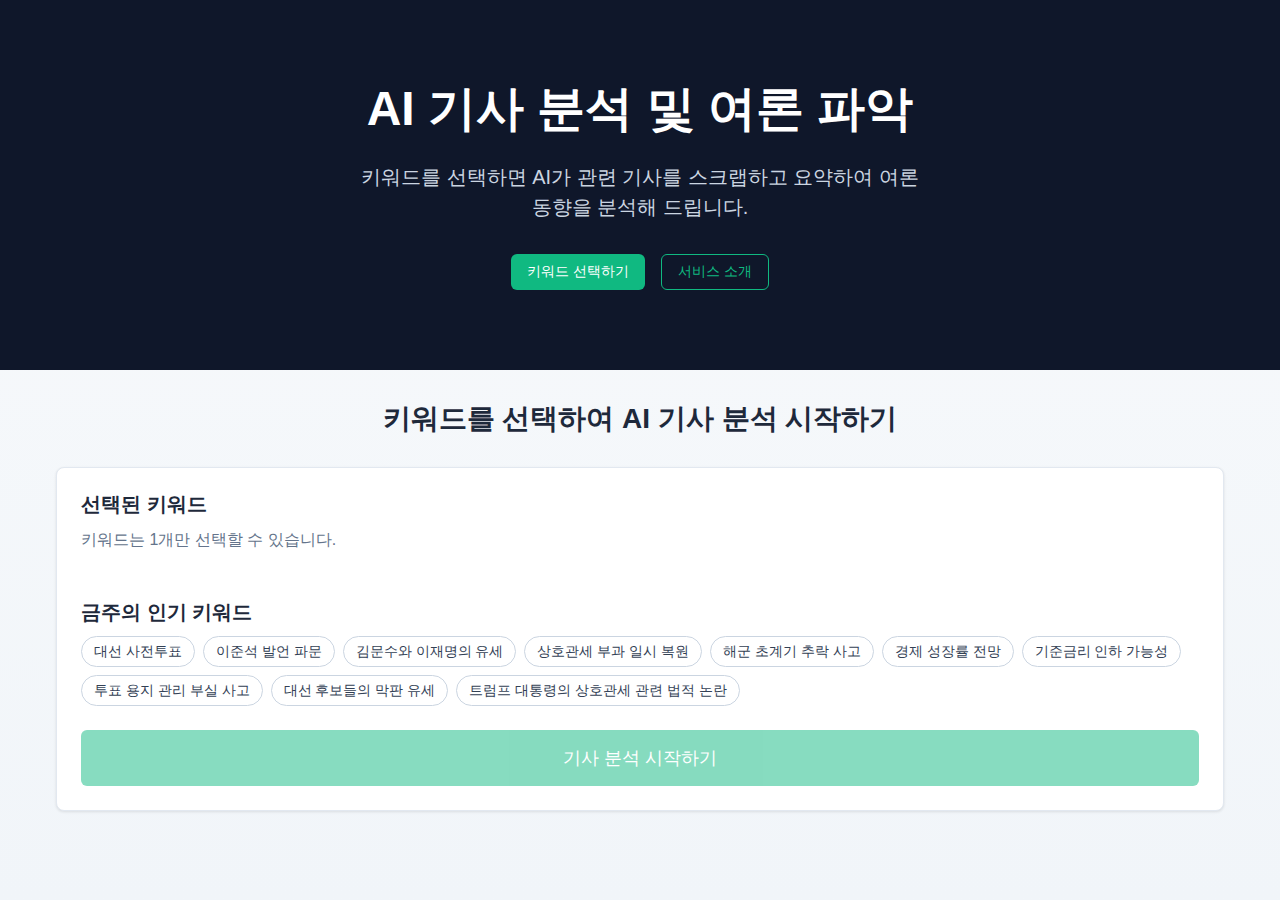
<file: index.html>
<!DOCTYPE html>
<html lang="ko">
<head>
  <meta charset="UTF-8">
  <meta name="viewport" content="width=device-width, initial-scale=1.0">
  <title>AI 기사 분석 및 여론 파악</title>
  <link rel="stylesheet" href="css/common.css">
  <link rel="stylesheet" href="css/home.css">
</head>
<body>
  <!-- 히어로 섹션 -->
  <div class="hero-section">
    <div class="container">
      <h1>AI 기사 분석 및 여론 파악</h1>
      <p>키워드를 선택하면 AI가 관련 기사를 스크랩하고 요약하여 여론 동향을 분석해 드립니다.</p>
      <div class="button-group">
        <button class="button primary" onclick="scrollToKeywords()">키워드 선택하기</button>
        <button class="button outline" onclick="location.href='about.html'">서비스 소개</button>
      </div>
    </div>
  </div>

  <!-- 키워드 선택 섹션 -->
  <div class="container">
    <h2 class="section-title">키워드를 선택하여 AI 기사 분석 시작하기</h2>
    <div class="card" id="keyword-section">
      <div class="card-section">
        <h3>선택된 키워드</h3>
        <div id="selected-keywords" class="keyword-list">
          <p class="empty-message">키워드는 1개만 선택할 수 있습니다.</p>
        </div>
      </div>

      <div class="card-section">
        <h3>금주의 인기 키워드</h3>
        <!-- <div class="keyword-meta">
          <span id="keyword-date" class="date-text">로딩 중...</span>
        </div> -->
        <div id="popular-keywords" class="keyword-list">
          <!-- JavaScript로 채워짐 -->
        </div>
      </div>

      <!-- <div class="card-section">
        <h3>직접 입력</h3>
        <div class="input-group">
          <input type="text" id="custom-keyword" placeholder="키워드 입력" onkeydown="handleKeyDown(event)">
          <button class="button primary" onclick="addCustomKeyword()">추가</button>
        </div>
      </div> -->

      <button id="analysis-button" class="button primary full-width" onclick="startAnalysis()" disabled>
        기사 분석 시작하기
      </button>
    </div>
  </div>

  <script src="scripts/config.js"></script>
  <script src="scripts/home.js"></script>
  <script src="scripts/common.js"></script>
</body>
</html>
</file>
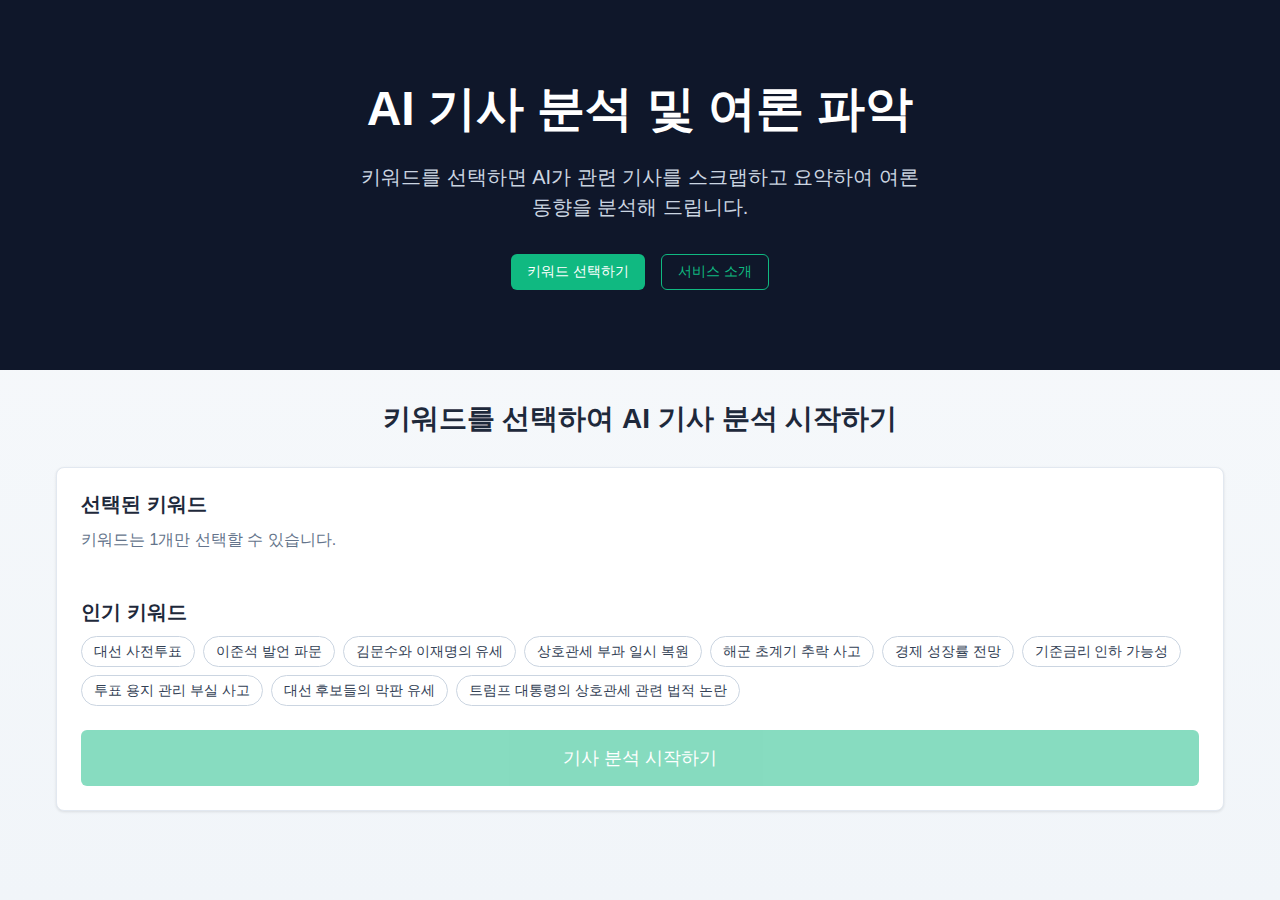
<file: html/index.html>
<!DOCTYPE html>
<html lang="ko">
<head>
  <meta charset="UTF-8">
  <meta name="viewport" content="width=device-width, initial-scale=1.0">
  <title>AI 기사 분석 및 여론 파악</title>
  <link rel="stylesheet" href="../css/common.css">
  <link rel="stylesheet" href="../css/home.css">
</head>
<body>
  <!-- 히어로 섹션 -->
  <div class="hero-section">
    <div class="container">
      <h1>AI 기사 분석 및 여론 파악</h1>
      <p>키워드를 선택하면 AI가 관련 기사를 스크랩하고 요약하여 여론 동향을 분석해 드립니다.</p>
      <div class="button-group">
        <button class="button primary" onclick="scrollToKeywords()">키워드 선택하기</button>
        <button class="button outline" onclick="location.href='about.html'">서비스 소개</button>
      </div>
    </div>
  </div>

  <!-- 키워드 선택 섹션 -->
  <div class="container">
    <h2 class="section-title">키워드를 선택하여 AI 기사 분석 시작하기</h2>
    <div class="card" id="keyword-section">
      <div class="card-section">
        <h3>선택된 키워드</h3>
        <div id="selected-keywords" class="keyword-list">
          <p class="empty-message">키워드는 1개만 선택할 수 있습니다.</p>
        </div>
      </div>

      <div class="card-section">
        <h3>인기 키워드</h3>
        <div id="popular-keywords" class="keyword-list">
          <!-- JavaScript로 채워짐 -->
        </div>
      </div>

      <!-- <div class="card-section">
        <h3>직접 입력</h3>
        <div class="input-group">
          <input type="text" id="custom-keyword" placeholder="키워드 입력" onkeydown="handleKeyDown(event)">
          <button class="button primary" onclick="addCustomKeyword()">추가</button>
        </div>
      </div> -->

      <button id="analysis-button" class="button primary full-width" onclick="startAnalysis()" disabled>
        기사 분석 시작하기
      </button>
    </div>
  </div>

  <script src="../scripts/common.js"></script>
  <script src="../scripts/home.js"></script>
</body>
</html>
</file>
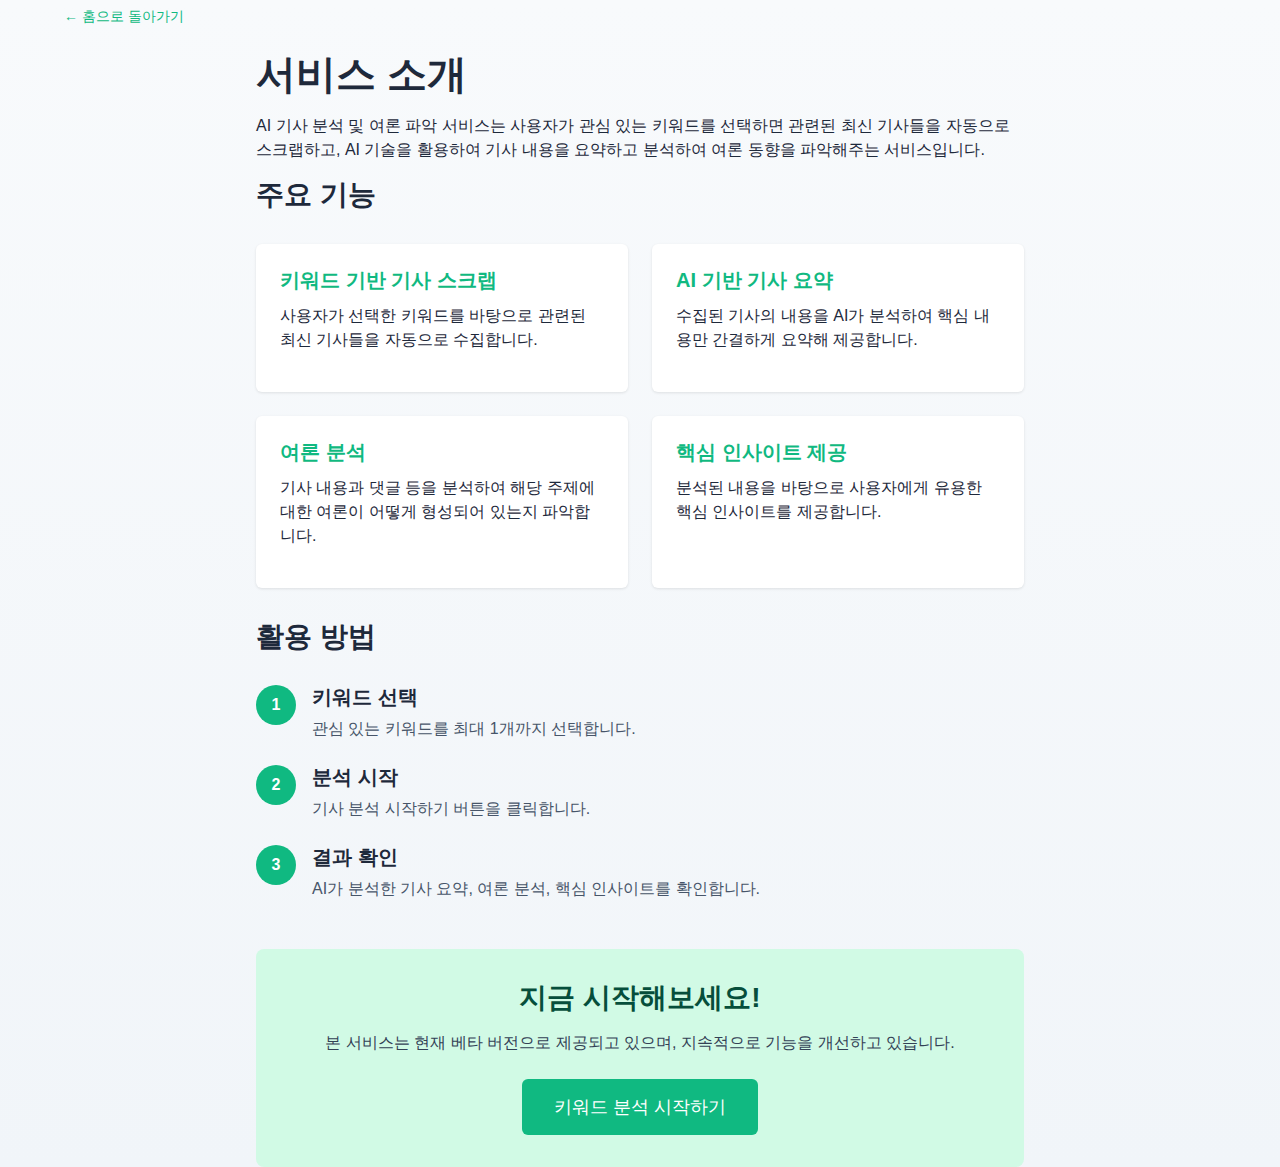
<file: about.html>
<!DOCTYPE html>
<html lang="ko">
<head>
  <meta charset="UTF-8">
  <meta name="viewport" content="width=device-width, initial-scale=1.0">
  <title>서비스 소개 - AI 기사 분석 및 여론 파악</title>
  <link rel="stylesheet" href="css/common.css">
  <link rel="stylesheet" href="css/about.css">
</head>
<body>
  <div class="container">
    <button class="back-button" onclick="location.href='index.html'" >
      ← 홈으로 돌아가기
    </button>

    <h1 style="margin : 0 auto 1rem; max-width: 48rem;">서비스 소개</h1>
    
    <div class="content">
      <p>
        AI 기사 분석 및 여론 파악 서비스는 사용자가 관심 있는 키워드를 선택하면 관련된 최신 기사들을 자동으로
        스크랩하고, AI 기술을 활용하여 기사 내용을 요약하고 분석하여 여론 동향을 파악해주는 서비스입니다.
      </p>

      <h2>주요 기능</h2>
      <div class="feature-grid">
        <div class="feature-card">
          <h3>키워드 기반 기사 스크랩</h3>
          <p>사용자가 선택한 키워드를 바탕으로 관련된 최신 기사들을 자동으로 수집합니다.</p>
        </div>
        <div class="feature-card">
          <h3>AI 기반 기사 요약</h3>
          <p>수집된 기사의 내용을 AI가 분석하여 핵심 내용만 간결하게 요약해 제공합니다.</p>
        </div>
        <div class="feature-card">
          <h3>여론 분석</h3>
          <p>기사 내용과 댓글 등을 분석하여 해당 주제에 대한 여론이 어떻게 형성되어 있는지 파악합니다.</p>
        </div>
        <div class="feature-card">
          <h3>핵심 인사이트 제공</h3>
          <p>분석된 내용을 바탕으로 사용자에게 유용한 핵심 인사이트를 제공합니다.</p>
        </div>
      </div>

      <h2>활용 방법</h2>
      <div class="steps">
        <div class="step">
          <div class="step-number">1</div>
          <div class="step-content">
            <h3>키워드 선택</h3>
            <p>관심 있는 키워드를 최대 1개까지 선택합니다.</p>
          </div>
        </div>
        <div class="step">
          <div class="step-number">2</div>
          <div class="step-content">
            <h3>분석 시작</h3>
            <p>기사 분석 시작하기 버튼을 클릭합니다.</p>
          </div>
        </div>
        <div class="step">
          <div class="step-number">3</div>
          <div class="step-content">
            <h3>결과 확인</h3>
            <p>AI가 분석한 기사 요약, 여론 분석, 핵심 인사이트를 확인합니다.</p>
          </div>
        </div>
      </div>

      <div class="cta-section">
        <h2>지금 시작해보세요!</h2>
        <p>본 서비스는 현재 베타 버전으로 제공되고 있으며, 지속적으로 기능을 개선하고 있습니다.</p>
        <button class="button primary large" onclick="location.href='index.html'">
          키워드 분석 시작하기
        </button>
      </div>
    </div>
  </div>
</body>
</html>
</file>
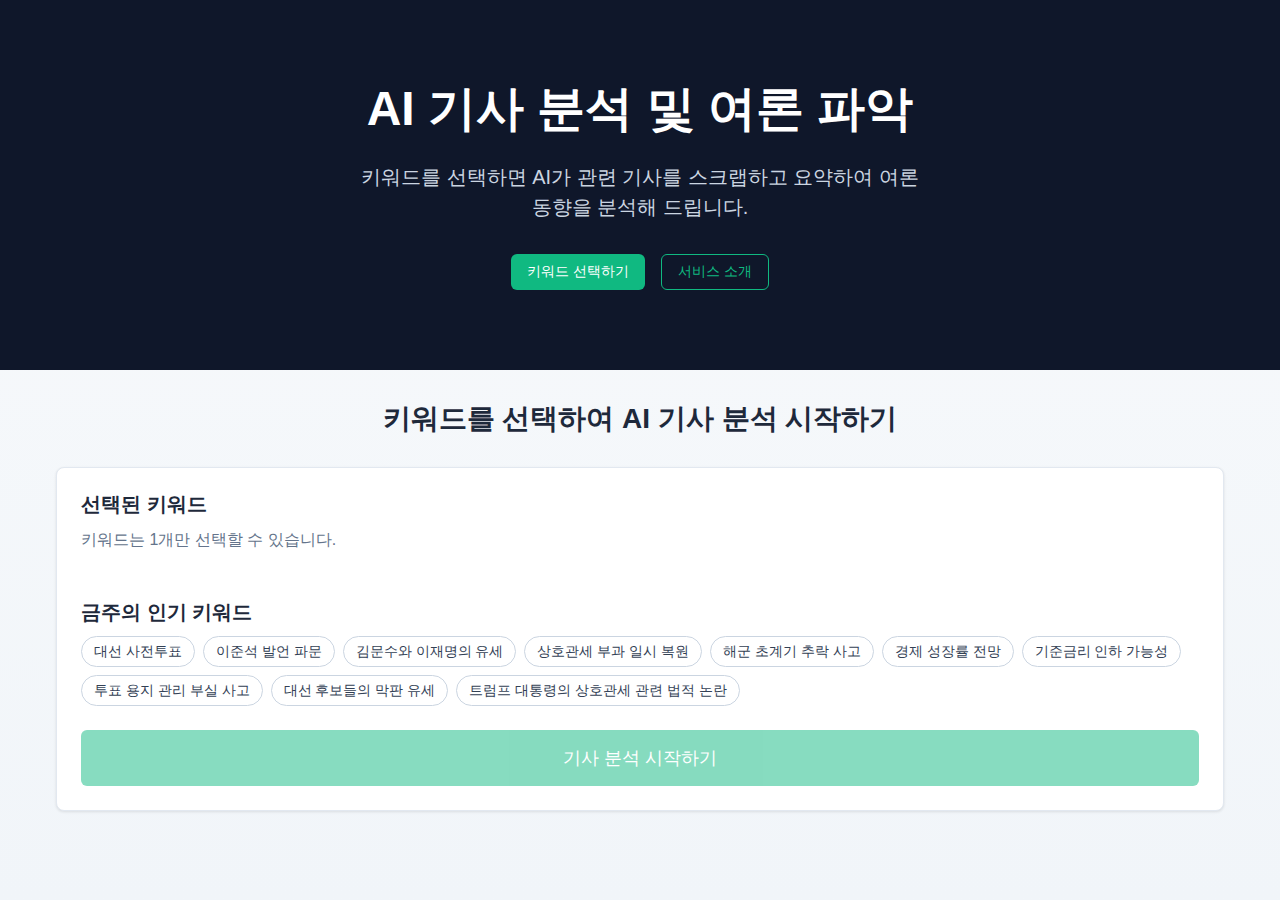
<file: analysis.html>
<!DOCTYPE html>
<html lang="ko">
<head>
  <meta charset="UTF-8">
  <meta name="viewport" content="width=device-width, initial-scale=1.0">
  <title>분석 결과 - AI 기사 분석 및 여론 파악</title>
  <link rel="stylesheet" href="css/common.css">
  <link rel="stylesheet" href="css/analysis.css">
</head>
<body>
  <div class="container">
    <button class="back-button" onclick="location.href='index.html'">
      ← 다시 검색하기
    </button>

    <div class="page-header">
      <h1>분석 결과</h1>
      <div id="result-keywords" class="tag-list">
        <!-- JavaScript로 채워짐 -->
      </div>
    </div>

    <div id="loading-indicator" class="loading">
      <div class="spinner"></div>
      <p>분석 중입니다...</p>
    </div>

    <div id="analysis-results" class="results-container">
      <!-- 기사 요약 섹션 -->
      <div class="card">
        <h2>주요 기사 요약</h2>
        <div id="article-summaries" class="article-list">
          <!-- JavaScript로 채워짐 -->
        </div>
      </div>

      <!-- 핵심 인사이트 섹션 -->
      <div class="card">
        <h2>핵심 인사이트</h2>
        <div id="key-insights" class="insights-list">
          <!-- JavaScript로 채워짐 -->
        </div>
      </div>

      <!-- 여론 분석 섹션 -->
      <div class="card">
        <h2>여론 분석</h2>
        <div class="sentiment-grid">
          <div class="sentiment-box positive">
            <div class="percentage">65%</div>
            <div class="label">긍정적 의견</div>
          </div>
          <div class="sentiment-box neutral">
            <div class="percentage">25%</div>
            <div class="label">중립적 의견</div>
          </div>
          <div class="sentiment-box negative">
            <div class="percentage">10%</div>
            <div class="label">부정적 의견</div>
          </div>
        </div>
        <div class="sentiment-chart-container">
          <h3>여론 분포</h3>
          <div class="sentiment-chart">
            <div class="bar positive" style="width: 65%">65%</div>
            <div class="bar neutral" style="width: 25%">25%</div>
            <div class="bar negative" style="width: 10%">10%</div>
          </div>
          <div class="chart-labels">
            <span>긍정적</span>
            <span>중립적</span>
            <span>부정적</span>
          </div>
        </div>
      </div>
    </div>
  </div>

  <script src="scripts/config.js"></script>
  <script src="scripts/common.js"></script>
  <script src="scripts/analysis.js"></script>
</body>
</html>
</file>
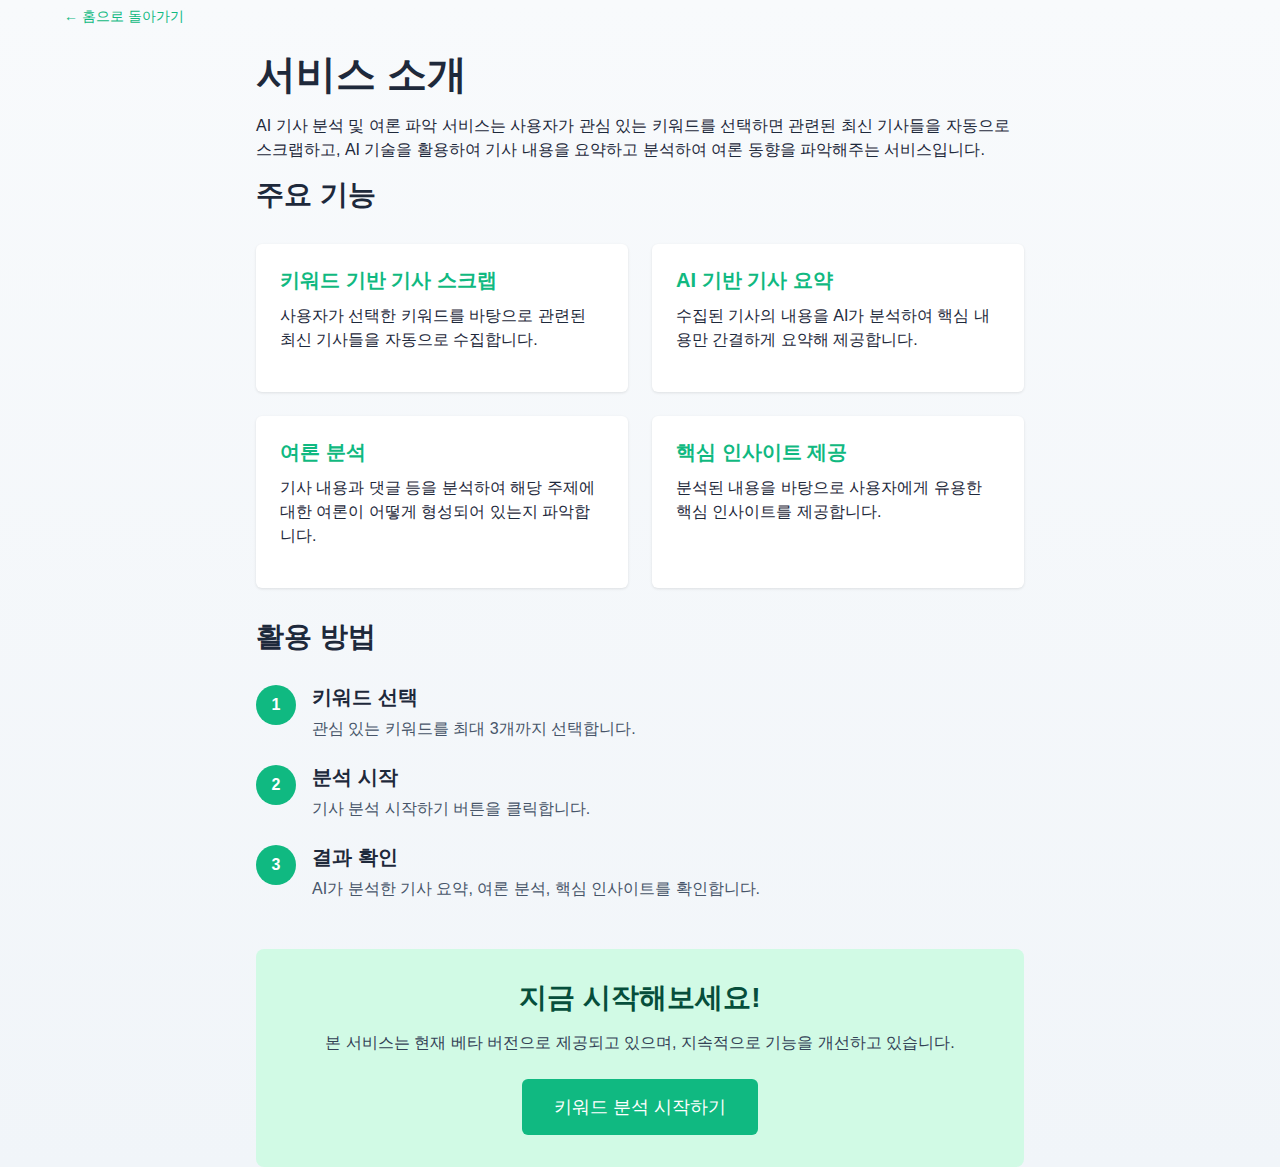
<file: html/about.html>
<!DOCTYPE html>
<html lang="ko">
<head>
  <meta charset="UTF-8">
  <meta name="viewport" content="width=device-width, initial-scale=1.0">
  <title>서비스 소개 - AI 기사 분석 및 여론 파악</title>
  <link rel="stylesheet" href="../css/common.css">
  <link rel="stylesheet" href="../css/about.css">
</head>
<body>
  <div class="container">
    <button class="back-button" onclick="location.href='index.html'" >
      ← 홈으로 돌아가기
    </button>

    <h1 style="margin : 0 auto 1rem; max-width: 48rem;">서비스 소개</h1>
    
    <div class="content">
      <p>
        AI 기사 분석 및 여론 파악 서비스는 사용자가 관심 있는 키워드를 선택하면 관련된 최신 기사들을 자동으로
        스크랩하고, AI 기술을 활용하여 기사 내용을 요약하고 분석하여 여론 동향을 파악해주는 서비스입니다.
      </p>

      <h2>주요 기능</h2>
      <div class="feature-grid">
        <div class="feature-card">
          <h3>키워드 기반 기사 스크랩</h3>
          <p>사용자가 선택한 키워드를 바탕으로 관련된 최신 기사들을 자동으로 수집합니다.</p>
        </div>
        <div class="feature-card">
          <h3>AI 기반 기사 요약</h3>
          <p>수집된 기사의 내용을 AI가 분석하여 핵심 내용만 간결하게 요약해 제공합니다.</p>
        </div>
        <div class="feature-card">
          <h3>여론 분석</h3>
          <p>기사 내용과 댓글 등을 분석하여 해당 주제에 대한 여론이 어떻게 형성되어 있는지 파악합니다.</p>
        </div>
        <div class="feature-card">
          <h3>핵심 인사이트 제공</h3>
          <p>분석된 내용을 바탕으로 사용자에게 유용한 핵심 인사이트를 제공합니다.</p>
        </div>
      </div>

      <h2>활용 방법</h2>
      <div class="steps">
        <div class="step">
          <div class="step-number">1</div>
          <div class="step-content">
            <h3>키워드 선택</h3>
            <p>관심 있는 키워드를 최대 3개까지 선택합니다.</p>
          </div>
        </div>
        <div class="step">
          <div class="step-number">2</div>
          <div class="step-content">
            <h3>분석 시작</h3>
            <p>기사 분석 시작하기 버튼을 클릭합니다.</p>
          </div>
        </div>
        <div class="step">
          <div class="step-number">3</div>
          <div class="step-content">
            <h3>결과 확인</h3>
            <p>AI가 분석한 기사 요약, 여론 분석, 핵심 인사이트를 확인합니다.</p>
          </div>
        </div>
      </div>

      <div class="cta-section">
        <h2>지금 시작해보세요!</h2>
        <p>본 서비스는 현재 베타 버전으로 제공되고 있으며, 지속적으로 기능을 개선하고 있습니다.</p>
        <button class="button primary large" onclick="location.href='index.html'">
          키워드 분석 시작하기
        </button>
      </div>
    </div>
  </div>
</body>
</html>
</file>
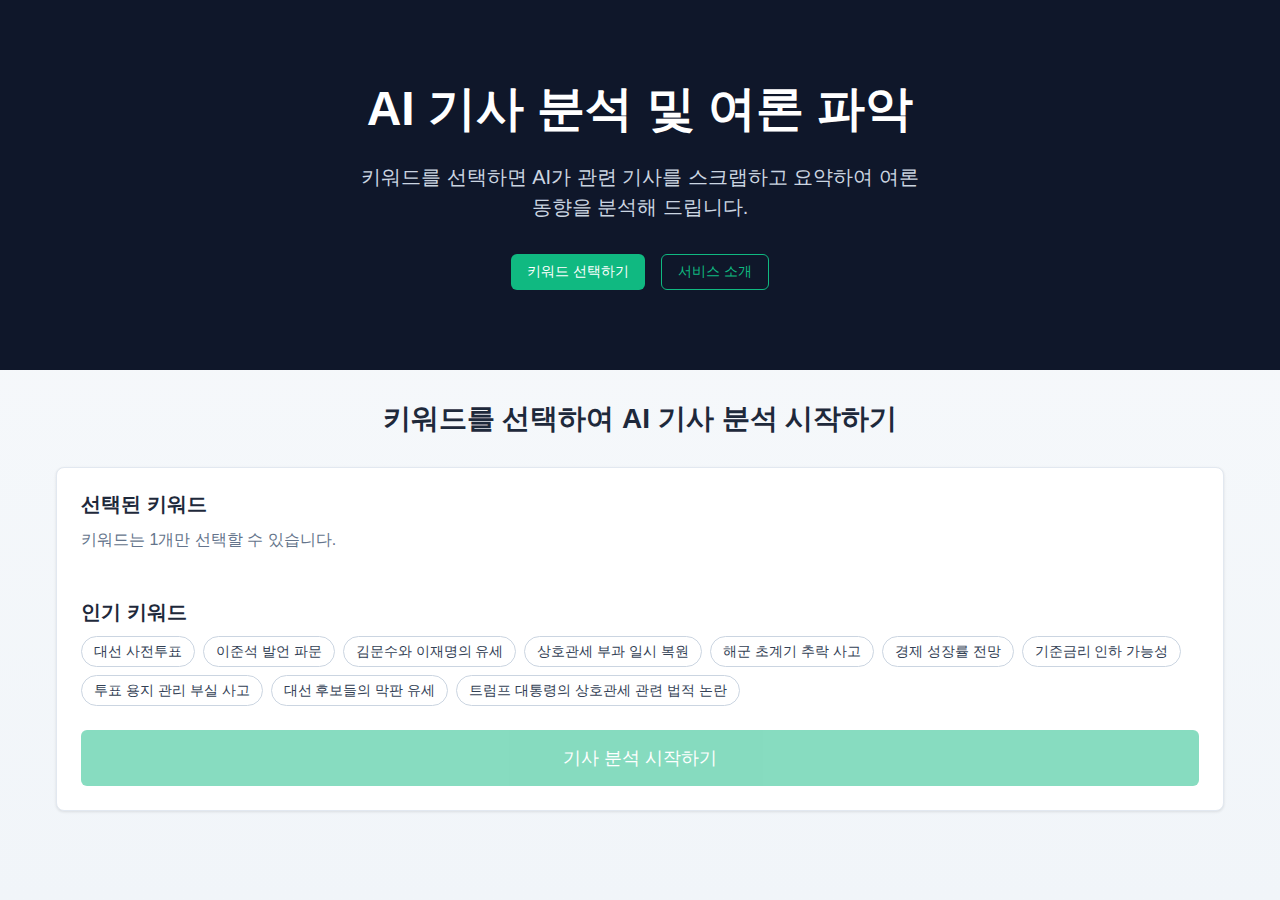
<file: html/analysis.html>
<!DOCTYPE html>
<html lang="ko">
<head>
  <meta charset="UTF-8">
  <meta name="viewport" content="width=device-width, initial-scale=1.0">
  <title>분석 결과 - AI 기사 분석 및 여론 파악</title>
  <link rel="stylesheet" href="../css/common.css">
  <link rel="stylesheet" href="../css/analysis.css">
</head>
<body>
  <div class="container">
    <button class="back-button" onclick="location.href='index.html'">
      ← 다시 검색하기
    </button>

    <div class="page-header">
      <h1>분석 결과</h1>
      <div id="result-keywords" class="tag-list">
        <!-- JavaScript로 채워짐 -->
      </div>
    </div>

    <div id="loading-indicator" class="loading">
      <div class="spinner"></div>
      <p>분석 중입니다...</p>
    </div>

    <div id="analysis-results" class="results-container">
      <!-- 기사 요약 섹션 -->
      <div class="card">
        <h2>주요 기사 요약</h2>
        <div id="article-summaries" class="article-list">
          <!-- JavaScript로 채워짐 -->
        </div>
      </div>

      <!-- 핵심 인사이트 섹션 -->
      <div class="card">
        <h2>핵심 인사이트</h2>
        <div id="key-insights" class="insights-list">
          <!-- JavaScript로 채워짐 -->
        </div>
      </div>

      <!-- 여론 분석 섹션 -->
      <div class="card">
        <h2>여론 분석</h2>
        <div class="sentiment-grid">
          <div class="sentiment-box positive">
            <div class="percentage">65%</div>
            <div class="label">긍정적 의견</div>
          </div>
          <div class="sentiment-box neutral">
            <div class="percentage">25%</div>
            <div class="label">중립적 의견</div>
          </div>
          <div class="sentiment-box negative">
            <div class="percentage">10%</div>
            <div class="label">부정적 의견</div>
          </div>
        </div>
        <div class="sentiment-chart-container">
          <h3>여론 분포</h3>
          <div class="sentiment-chart">
            <div class="bar positive" style="width: 65%">65%</div>
            <div class="bar neutral" style="width: 25%">25%</div>
            <div class="bar negative" style="width: 10%">10%</div>
          </div>
          <div class="chart-labels">
            <span>긍정적</span>
            <span>중립적</span>
            <span>부정적</span>
          </div>
        </div>
      </div>
    </div>
  </div>

  <script src="../scripts/config.js"></script>
  <script src="../scripts/common.js"></script>
  <script src="../scripts/analysis.js"></script>
</body>
</html>
</file>
<file: css/common.css>
/* 기본 스타일 */
:root {
  --primary: #10b981;
  --primary-hover: #047857;
  --primary-light: #d1fae5;
  --primary-dark: #064e3b;
  --neutral-50: #f8fafc;
  --neutral-100: #f1f5f9;
  --neutral-200: #e2e8f0;
  --neutral-300: #cbd5e1;
  --neutral-400: #94a3b8;
  --neutral-500: #64748b;
  --neutral-600: #475569;
  --neutral-700: #334155;
  --neutral-800: #1e293b;
  --neutral-900: #0f172a;
  --negative: #ef4444;
  --negative-light: #fee2e2;
  --negative-dark: #b91c1c;
}

* {
  margin: 0;
  padding: 0;
  box-sizing: border-box;
}

body {
  font-family: -apple-system, BlinkMacSystemFont, 'Segoe UI', Roboto, Oxygen, Ubuntu, Cantarell, 'Open Sans', 'Helvetica Neue', sans-serif;
  line-height: 1.5;
  color: var(--neutral-800);
  background: linear-gradient(to bottom, var(--neutral-50), var(--neutral-100));
  min-height: 100vh;
}

.container {
  max-width: 1200px;
  margin: 0 auto;
  padding: 0 1rem;
}

h1, h2, h3 {
  font-weight: 700;
  line-height: 1.2;
}

h1 {
  font-size: 2.5rem;
  margin-bottom: 1rem;
}

h2 {
  font-size: 1.75rem;
  margin-bottom: 1rem;
}

h3 {
  font-size: 1.25rem;
  margin-bottom: 0.75rem;
}

p {
  margin-bottom: 1rem;
}

/* 버튼 스타일 */
.button {
  display: inline-flex;
  align-items: center;
  justify-content: center;
  padding: 0.5rem 1rem;
  border-radius: 0.375rem;
  font-weight: 500;
  font-size: 0.875rem;
  cursor: pointer;
  transition: all 0.2s;
  border: none;
  text-decoration: none;
}

.button.primary {
  background-color: var(--primary);
  color: white;
}

.button.primary:hover {
  background-color: var(--primary-hover);
}

.button.outline {
  background-color: transparent;
  border: 1px solid var(--primary);
  color: var(--primary);
}

.button.outline:hover {
  background-color: var(--primary-light);
}

.button:disabled {
  opacity: 0.5;
  cursor: not-allowed;
}

.button.full-width {
  width: 100%;
  padding: 1rem;
  font-size: 1.125rem;
}

.button.large {
  padding: 1rem 2rem;
  font-size: 1.125rem;
}

/* 카드 스타일 */
.card {
  background-color: white;
  border-radius: 0.5rem;
  box-shadow: 0 1px 3px rgba(0, 0, 0, 0.1);
  padding: 1.5rem;
  margin-bottom: 2rem;
  border: 1px solid var(--neutral-200);
}

/* 뒤로가기 버튼 */
.back-button {
  display: inline-flex;
  align-items: center;
  gap: 0.25rem;
  color: var(--primary);
  background: none;
  border: none;
  font-size: 0.875rem;
  font-weight: 500;
  cursor: pointer;
  padding: 0.5rem;
  margin-bottom: 1rem;
  border-radius: 0.375rem;
}

.back-button:hover {
  background-color: var(--primary-light);
}

/* 반응형 */
@media (max-width: 768px) {
  h1 {
    font-size: 2rem;
  }
  
  .container {
    padding: 0 0.5rem;
  }
}
</file>
<file: css/home.css>
/* 히어로 섹션 */
.hero-section {
  background-color: var(--neutral-900);
  color: white;
  padding: 5rem 1rem;
  text-align: center;
}

.hero-section h1 {
  font-size: 3rem;
  margin-bottom: 1.5rem;
}

.hero-section p {
  font-size: 1.25rem;
  color: var(--neutral-300);
  max-width: 36rem;
  margin: 0 auto 2rem;
}

.button-group {
  display: flex;
  gap: 1rem;
  justify-content: center;
  flex-wrap: wrap;
}

.section-title {
  text-align: center;
  margin: 2rem 0;
}

.card-section {
  margin-bottom: 1.5rem;
}

/* 키워드 스타일 */
.keyword-list {
  display: flex;
  flex-wrap: wrap;
  gap: 0.5rem;
  min-height: 3rem;
}

.keyword {
  display: inline-flex;
  align-items: center;
  padding: 0.25rem 0.75rem;
  border-radius: 9999px;
  font-size: 0.875rem;
  font-weight: 500;
  cursor: pointer;
}

.keyword.selected {
  background-color: var(--primary);
  color: white;
}

.keyword.unselected {
  background-color: transparent;
  border: 1px solid var(--neutral-300);
  color: var(--neutral-700);
}

.keyword.unselected:hover {
  background-color: var(--primary-light);
}

.empty-message {
  color: var(--neutral-500);
}

/* 입력 그룹 */
.input-group {
  display: flex;
  gap: 0.5rem;
}

.input-group input {
  flex: 1;
  padding: 0.5rem 0.75rem;
  border: 1px solid var(--neutral-300);
  border-radius: 0.375rem;
  font-size: 0.875rem;
}

.input-group input:focus {
  outline: none;
  border-color: var(--primary);
  box-shadow: 0 0 0 2px var(--primary-light);
}

/* 반응형 */
@media (max-width: 768px) {
  .hero-section h1 {
    font-size: 2rem;
  }
  
  .hero-section p {
    font-size: 1rem;
  }
}
</file>
<file: css/about.css>
.content {
  max-width: 48rem;
  margin: 0 auto;
}

.feature-grid {
  display: grid;
  grid-template-columns: repeat(auto-fill, minmax(300px, 1fr));
  gap: 1.5rem;
  margin: 2rem 0;
}

.feature-card {
  background-color: white;
  padding: 1.5rem;
  border-radius: 0.375rem;
  box-shadow: 0 1px 3px rgba(0, 0, 0, 0.1);
}

.feature-card h3 {
  color: var(--primary);
  margin-bottom: 0.75rem;
}

.steps {
  display: flex;
  flex-direction: column;
  gap: 1.5rem;
  margin: 2rem 0;
}

.step {
  display: flex;
  gap: 1rem;
  align-items: flex-start;
}

.step-number {
  display: flex;
  align-items: center;
  justify-content: center;
  width: 2.5rem;
  height: 2.5rem;
  border-radius: 50%;
  background-color: var(--primary);
  color: white;
  font-weight: 700;
  flex-shrink: 0;
}

.step-content h3 {
  margin-bottom: 0.5rem;
  color: var(--neutral-800);
}

.step-content p {
  color: var(--neutral-600);
  margin-bottom: 0;
}

.cta-section {
  background-color: var(--primary-light);
  padding: 2rem;
  border-radius: 0.5rem;
  text-align: center;
  margin-top: 3rem;
}

.cta-section h2 {
  color: var(--primary-dark);
  margin-bottom: 1rem;
}

.cta-section p {
  color: var(--neutral-700);
  margin-bottom: 1.5rem;
}

/* 반응형 */
@media (max-width: 768px) {
  .feature-grid {
    grid-template-columns: 1fr;
  }
  
  .step {
    flex-direction: column;
    text-align: center;
  }
}
</file>
<file: css/analysis.css>
.page-header {
  margin-bottom: 2rem;
}

.tag-list {
  display: flex;
  flex-wrap: wrap;
  gap: 0.5rem;
  margin-top: 0.75rem;
}

.keyword.tag {
  background-color: var(--primary-light);
  color: var(--primary-dark);
  cursor: default;
  padding: 0.25rem 0.75rem;
  border-radius: 9999px;
  font-size: 0.875rem;
  font-weight: 500;
}

/* 로딩 인디케이터 */
.loading {
  display: flex;
  flex-direction: column;
  align-items: center;
  justify-content: center;
  padding: 3rem 0;
}

.spinner {
  width: 3rem;
  height: 3rem;
  border: 0.25rem solid var(--neutral-200);
  border-top-color: var(--primary);
  border-radius: 50%;
  animation: spin 1s linear infinite;
  margin-bottom: 1rem;
}

@keyframes spin {
  to {
    transform: rotate(360deg);
  }
}

/* 결과 컨테이너 */
.results-container {
  display: none;
  flex-direction: column;
  gap: 2rem;
}

/* 기사 요약 */
.article-list {
  display: flex;
  flex-direction: column;
  gap: 1.5rem;
}

.article {
  padding: 1rem;
  border-radius: 0.375rem;
  border-left: 4px solid var(--primary);
  background-color: white;
  box-shadow: 0 1px 2px rgba(0, 0, 0, 0.05);
  transition: box-shadow 0.2s;
}

.article:hover {
  box-shadow: 0 4px 6px rgba(0, 0, 0, 0.1);
}

.article-header {
  display: flex;
  justify-content: space-between;
  margin-bottom: 0.5rem;
}

.article-title {
  font-size: 1.125rem;
  font-weight: 600;
}

.article-link {
  color: var(--primary);
  font-size: 0.875rem;
  display: flex;
  align-items: center;
  gap: 0.25rem;
  text-decoration: none;
}

.article-link:hover {
  text-decoration: underline;
}

.article-meta {
  display: flex;
  align-items: center;
  font-size: 0.875rem;
  color: var(--neutral-500);
  margin-bottom: 0.75rem;
}

.article-meta .separator {
  margin: 0 0.5rem;
}

.article-summary {
  color: var(--neutral-700);
}

/* 여론 분석 */
.sentiment-grid {
  display: grid;
  grid-template-columns: repeat(3, 1fr);
  gap: 1rem;
  margin-bottom: 1.5rem;
}

.sentiment-box {
  padding: 1rem;
  border-radius: 0.375rem;
  text-align: center;
}

.sentiment-box.positive {
  background-color: var(--primary-light);
}

.sentiment-box.neutral {
  background-color: var(--neutral-100);
}

.sentiment-box.negative {
  background-color: var(--negative-light);
}

.percentage {
  font-size: 2rem;
  font-weight: 700;
  line-height: 1;
}

.sentiment-box.positive .percentage {
  color: var(--primary);
}

.sentiment-box.neutral .percentage {
  color: var(--neutral-600);
}

.sentiment-box.negative .percentage {
  color: var(--negative);
}

.label {
  font-size: 0.875rem;
  color: var(--neutral-600);
  margin-top: 0.25rem;
}

.sentiment-chart-container {
  margin-top: 1.5rem;
}

.sentiment-chart {
  display: flex;
  height: 3.75rem;
  border-radius: 0.375rem;
  overflow: hidden;
}

.bar {
  display: flex;
  align-items: center;
  justify-content: center;
  color: white;
  font-weight: 500;
}

.bar.positive {
  background-color: var(--primary);
}

.bar.neutral {
  background-color: var(--neutral-400);
}

.bar.negative {
  background-color: var(--negative);
}

.chart-labels {
  display: flex;
  justify-content: space-between;
  font-size: 0.875rem;
  color: var(--neutral-500);
  margin-top: 0.25rem;
}

/* 인사이트 */
.insights-list {
  display: flex;
  flex-direction: column;
  gap: 1rem;
}

.insight {
  display: flex;
  gap: 0.75rem;
  padding: 1rem;
  border-radius: 0.375rem;
  background-color: white;
  box-shadow: 0 1px 2px rgba(0, 0, 0, 0.05);
}

.insight-icon {
  display: flex;
  align-items: center;
  justify-content: center;
  width: 2rem;
  height: 2rem;
  border-radius: 9999px;
  background-color: var(--primary-light);
  color: var(--primary);
  flex-shrink: 0;
}

.insight-text {
  color: var(--neutral-700);
}

/* 반응형 */
@media (max-width: 768px) {
  .sentiment-grid {
    grid-template-columns: 1fr;
  }
  
  .article-header {
    flex-direction: column;
    gap: 0.5rem;
  }
}
</file>
